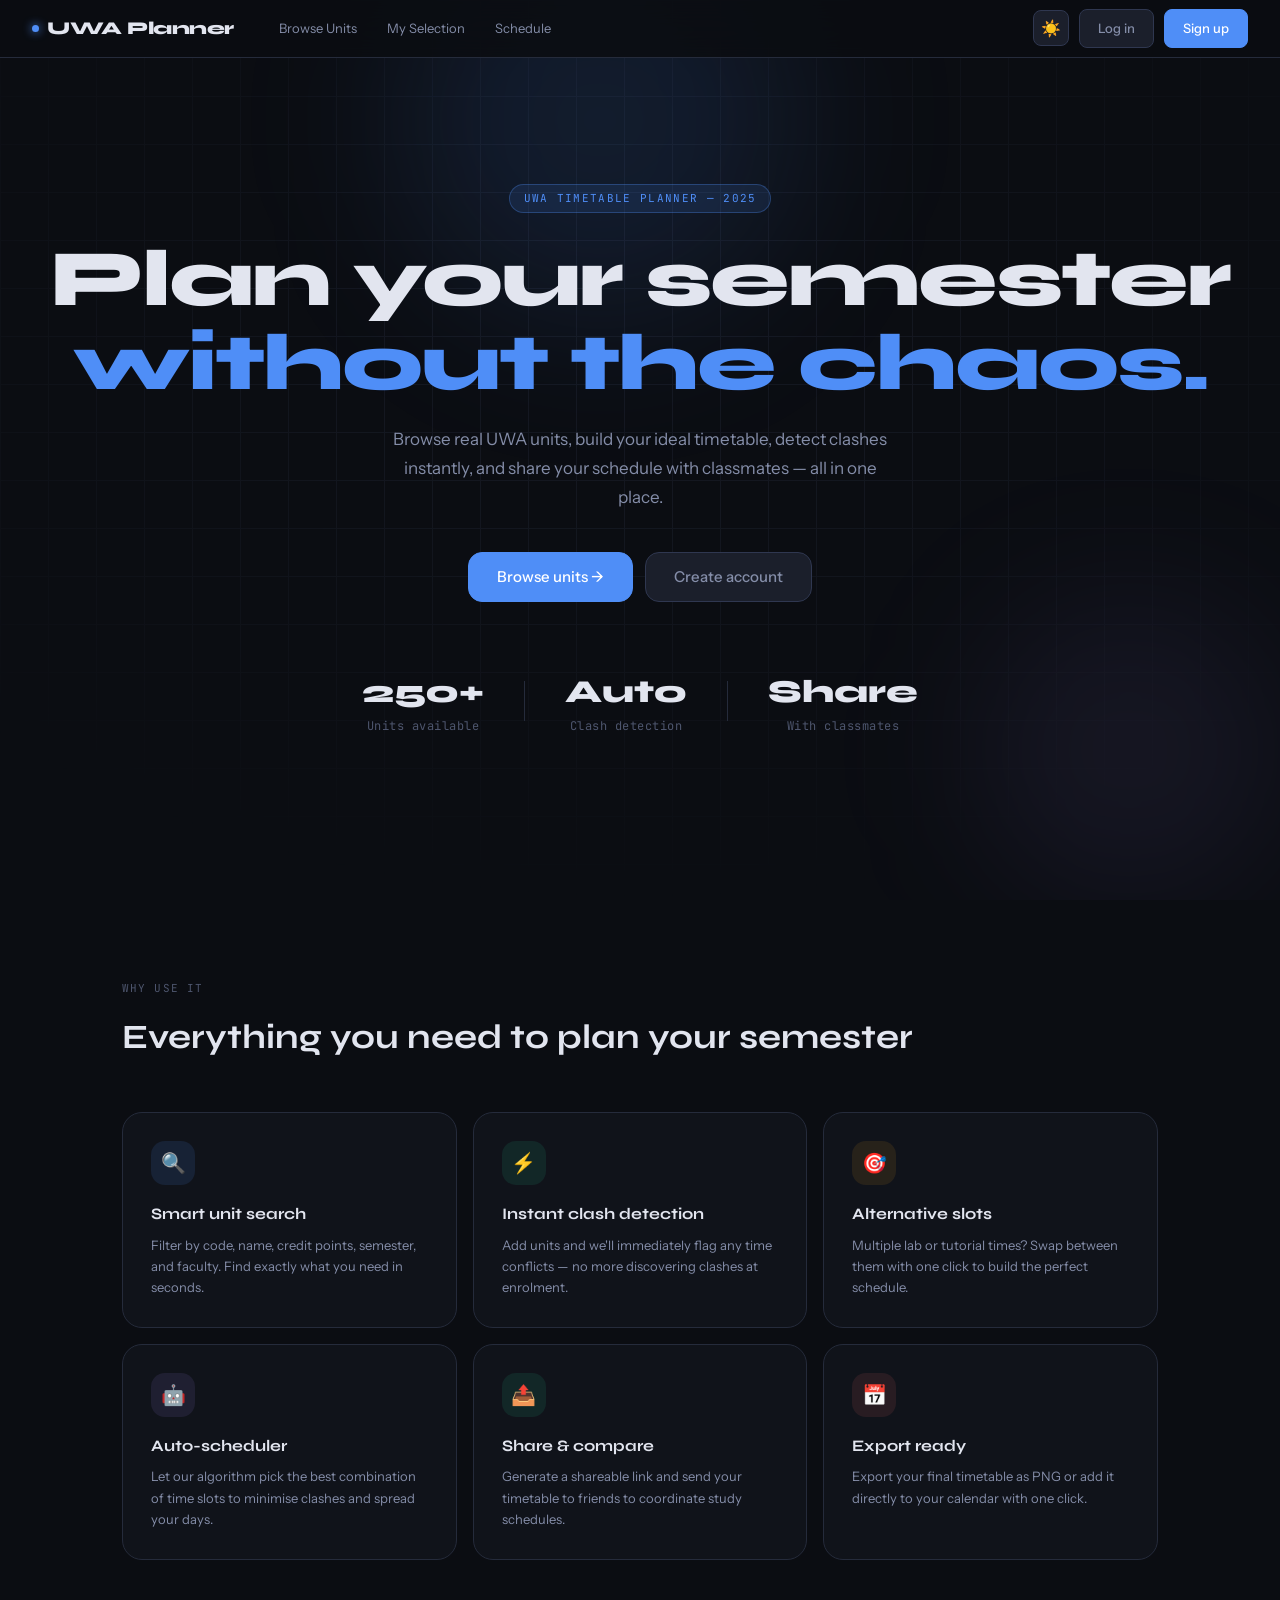
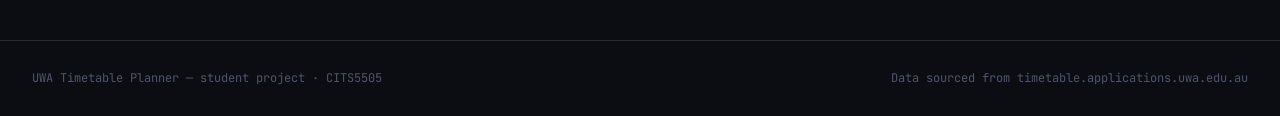
<file: index.html>
<!DOCTYPE html>
<html lang="en">
<head>
  <meta charset="UTF-8">
  <meta name="viewport" content="width=device-width, initial-scale=1.0">
  <title>UWA Timetable Planner</title>
  <link rel="preconnect" href="https://fonts.googleapis.com">
  <link href="https://fonts.googleapis.com/css2?family=Syne:wght@400;600;700;800&family=Instrument+Sans:ital,wght@0,300;0,400;0,500;1,300&family=JetBrains+Mono:wght@400;500&display=swap" rel="stylesheet">
  <link rel="stylesheet" href="css/global.css">
  <link rel="stylesheet" href="css/home.css">
</head>
<body>

  <!-- ── Nav ── -->
  <nav class="nav">
    <a class="nav-logo" href="index.html">
      <div class="nav-logo-dot"></div>
      UWA Planner
    </a>
    <div class="nav-links">
      <a class="nav-link" href="courses.html">Browse Units</a>
      <a class="nav-link" href="selected.html">
        My Selection <span class="nav-badge" id="selBadge" style="display:none">0</span>
      </a>
      <a class="nav-link" href="schedule.html">Schedule</a>
    </div>
    <div class="nav-right" id="navRight">
      <button class="theme-toggle" id="themeToggle" title="Switch theme" aria-label="Switch theme">☀️</button>
      <a class="btn" href="auth.html">Log in</a>
      <a class="btn btn-primary" href="auth.html?tab=signup">Sign up</a>
    </div>
  </nav>

  <!-- ── Hero ── -->
  <section class="hero">
    <div class="hero-grid-bg"></div>
    <div class="hero-orb hero-orb-1"></div>
    <div class="hero-orb hero-orb-2"></div>

    <div class="hero-content page-enter">
      <div class="hero-label">UWA Timetable Planner — 2025</div>
      <h1 class="hero-title">Plan your semester<br><span>without the chaos.</span></h1>
      <p class="hero-sub">Browse real UWA units, build your ideal timetable, detect clashes instantly, and share your schedule with classmates — all in one place.</p>
      <div class="hero-cta">
        <a class="btn btn-primary btn-lg" href="courses.html">Browse units →</a>
        <a class="btn btn-lg" href="auth.html?tab=signup">Create account</a>
      </div>
      <div class="hero-stats">
        <div class="hero-stat">
          <div class="hero-stat-num">250+</div>
          <div class="hero-stat-label">Units available</div>
        </div>
        <div class="hero-stat-divider"></div>
        <div class="hero-stat">
          <div class="hero-stat-num">Auto</div>
          <div class="hero-stat-label">Clash detection</div>
        </div>
        <div class="hero-stat-divider"></div>
        <div class="hero-stat">
          <div class="hero-stat-num">Share</div>
          <div class="hero-stat-label">With classmates</div>
        </div>
      </div>
    </div>
  </section>

  <!-- ── Features ── -->
  <section class="features">
    <div class="section-eyebrow">Why use it</div>
    <h2 class="section-title">Everything you need to plan your semester</h2>
    <div class="features-grid">
      <div class="feature-card">
        <div class="feature-icon" style="background:var(--accent-glow)">🔍</div>
        <div class="feature-title">Smart unit search</div>
        <div class="feature-desc">Filter by code, name, credit points, semester, and faculty. Find exactly what you need in seconds.</div>
      </div>
      <div class="feature-card">
        <div class="feature-icon" style="background:var(--green-bg)">⚡</div>
        <div class="feature-title">Instant clash detection</div>
        <div class="feature-desc">Add units and we'll immediately flag any time conflicts — no more discovering clashes at enrolment.</div>
      </div>
      <div class="feature-card">
        <div class="feature-icon" style="background:var(--amber-bg)">🎯</div>
        <div class="feature-title">Alternative slots</div>
        <div class="feature-desc">Multiple lab or tutorial times? Swap between them with one click to build the perfect schedule.</div>
      </div>
      <div class="feature-card">
        <div class="feature-icon" style="background:var(--purple-bg)">🤖</div>
        <div class="feature-title">Auto-scheduler</div>
        <div class="feature-desc">Let our algorithm pick the best combination of time slots to minimise clashes and spread your days.</div>
      </div>
      <div class="feature-card">
        <div class="feature-icon" style="background:var(--green-bg)">📤</div>
        <div class="feature-title">Share & compare</div>
        <div class="feature-desc">Generate a shareable link and send your timetable to friends to coordinate study schedules.</div>
      </div>
      <div class="feature-card">
        <div class="feature-icon" style="background:var(--red-bg)">📅</div>
        <div class="feature-title">Export ready</div>
        <div class="feature-desc">Export your final timetable as PNG or add it directly to your calendar with one click.</div>
      </div>
    </div>
  </section>

  <!-- ── Footer ── -->
  <footer class="home-footer">
    <span>UWA Timetable Planner — student project · CITS5505</span>
    <span>Data sourced from timetable.applications.uwa.edu.au</span>
  </footer>

  <div id="toast-container"></div>
  <!-- Utility modules (load order matters) -->
  <script src="js/utils/theme.js"></script>
  <script src="js/utils/state.js"></script>
  <script src="js/utils/api.js"></script>
  <script src="js/utils/schedule-utils.js"></script>
  <script src="js/utils/toast.js"></script>
  <script src="js/utils/nav.js"></script>
  <script src="js/home.js"></script>
</body>
</html>
</file>
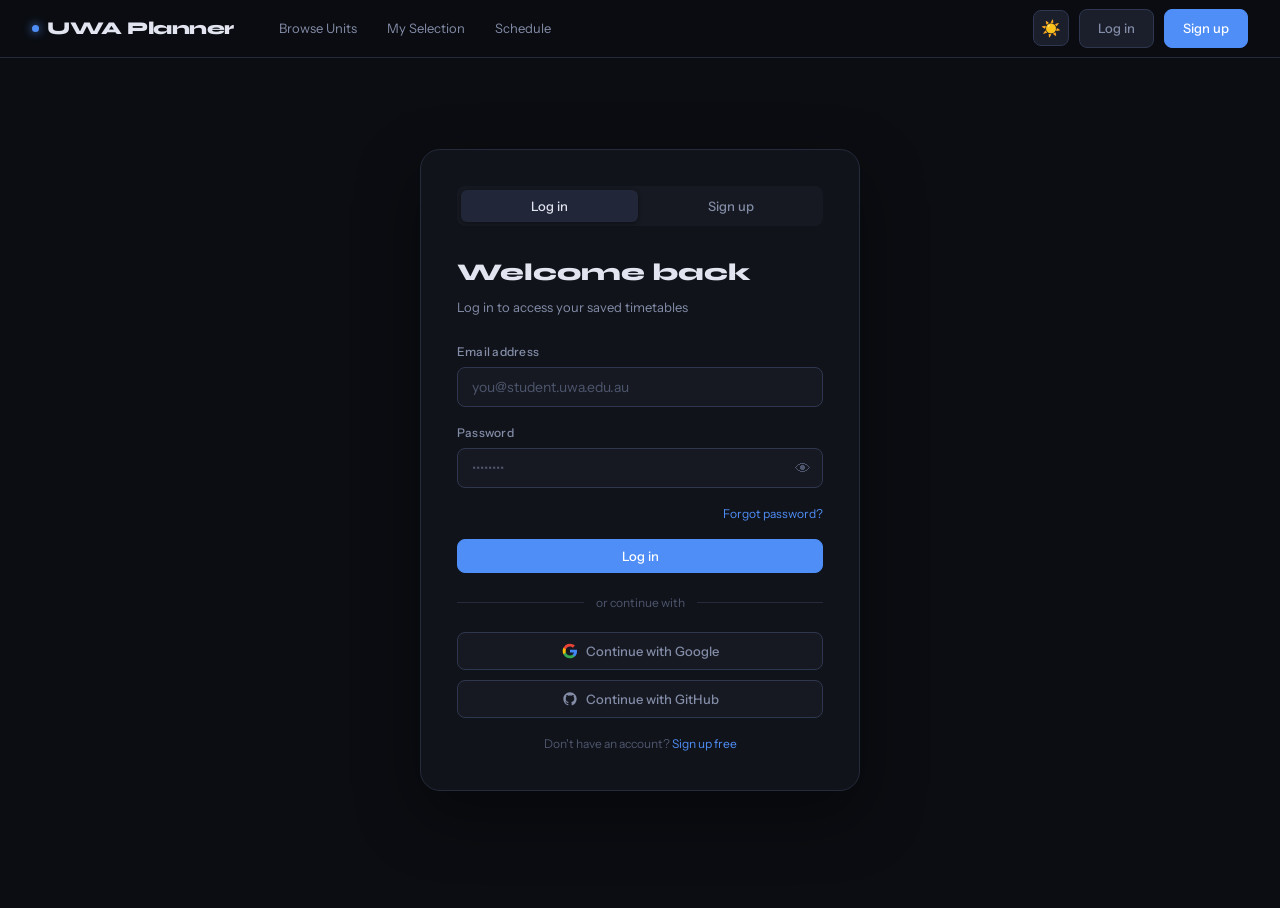
<file: auth.html>
<!DOCTYPE html>
<html lang="en">
<head>
  <meta charset="UTF-8">
  <meta name="viewport" content="width=device-width, initial-scale=1.0">
  <title>Login / Sign up — UWA Planner</title>
  <link rel="preconnect" href="https://fonts.googleapis.com">
  <link href="https://fonts.googleapis.com/css2?family=Syne:wght@400;600;700;800&family=Instrument+Sans:ital,wght@0,300;0,400;0,500;1,300&family=JetBrains+Mono:wght@400;500&display=swap" rel="stylesheet">
  <link rel="stylesheet" href="css/global.css">
  <link rel="stylesheet" href="css/auth.css">
</head>
<body>

  <!-- ── Nav ── -->
  <nav class="nav">
    <a class="nav-logo" href="index.html">
      <div class="nav-logo-dot"></div>
      UWA Planner
    </a>
    <div class="nav-links">
      <a class="nav-link" href="courses.html">Browse Units</a>
      <a class="nav-link" href="selected.html">
        My Selection <span class="nav-badge" id="selBadge" style="display:none">0</span>
      </a>
      <a class="nav-link" href="schedule.html">Schedule</a>
    </div>
    <div class="nav-right" id="navRight">
      <button class="theme-toggle" id="themeToggle" title="Switch theme" aria-label="Switch theme">☀️</button>
      <a class="btn" href="auth.html">Log in</a>
      <a class="btn btn-primary" href="auth.html?tab=signup">Sign up</a>
    </div>
  </nav>

  <!-- ── Auth card ── -->
  <div class="auth-page page-enter">
    <div class="auth-card">

      <!-- Tabs -->
      <div class="auth-tabs">
        <button class="auth-tab active" id="loginTab">Log in</button>
        <button class="auth-tab" id="signupTab">Sign up</button>
      </div>

      <!-- ── LOGIN ── -->
      <div id="loginForm">
        <div class="auth-title">Welcome back</div>
        <div class="auth-sub">Log in to access your saved timetables</div>

        <div class="form-group">
          <label class="form-label" for="loginEmail">Email address</label>
          <input class="form-input" type="email" id="loginEmail" placeholder="you@student.uwa.edu.au" autocomplete="email">
          <div class="form-error" id="loginEmailErr">Please enter a valid email address</div>
        </div>

        <div class="form-group">
          <label class="form-label" for="loginPass">Password</label>
          <div class="input-wrap">
            <input class="form-input" type="password" id="loginPass" placeholder="••••••••" autocomplete="current-password">
            <button class="input-eye" type="button" aria-label="Toggle password visibility">👁</button>
          </div>
        </div>

        <a class="forgot-link">Forgot password?</a>
        <button class="btn btn-primary btn-full" id="loginBtn">Log in</button>

        <div class="form-divider">or continue with</div>
        <button class="oauth-btn" type="button">
          <svg width="16" height="16" viewBox="0 0 24 24"><path d="M22.56 12.25c0-.78-.07-1.53-.2-2.25H12v4.26h5.92c-.26 1.37-1.04 2.53-2.21 3.31v2.77h3.57c2.08-1.92 3.28-4.74 3.28-8.09z" fill="#4285F4"/><path d="M12 23c2.97 0 5.46-.98 7.28-2.66l-3.57-2.77c-.98.66-2.23 1.06-3.71 1.06-2.86 0-5.29-1.93-6.16-4.53H2.18v2.84C3.99 20.53 7.7 23 12 23z" fill="#34A853"/><path d="M5.84 14.09c-.22-.66-.35-1.36-.35-2.09s.13-1.43.35-2.09V7.07H2.18C1.43 8.55 1 10.22 1 12s.43 3.45 1.18 4.93l2.85-2.22.81-.62z" fill="#FBBC05"/><path d="M12 5.38c1.62 0 3.06.56 4.21 1.64l3.15-3.15C17.45 2.09 14.97 1 12 1 7.7 1 3.99 3.47 2.18 7.07l3.66 2.84c.87-2.6 3.3-4.53 6.16-4.53z" fill="#EA4335"/></svg>
          Continue with Google
        </button>
        <button class="oauth-btn" type="button">
          <svg width="16" height="16" viewBox="0 0 24 24" fill="var(--text2)"><path d="M12 2C6.477 2 2 6.477 2 12c0 4.42 2.865 8.166 6.839 9.49.5.092.682-.217.682-.482 0-.237-.008-.866-.013-1.7-2.782.604-3.369-1.34-3.369-1.34-.454-1.156-1.11-1.463-1.11-1.463-.908-.62.069-.608.069-.608 1.003.07 1.531 1.03 1.531 1.03.892 1.529 2.341 1.087 2.91.832.092-.647.35-1.088.636-1.338-2.22-.253-4.555-1.11-4.555-4.943 0-1.091.39-1.984 1.029-2.683-.103-.253-.446-1.27.098-2.647 0 0 .84-.269 2.75 1.025A9.578 9.578 0 0112 6.836c.85.004 1.705.114 2.504.336 1.909-1.294 2.747-1.025 2.747-1.025.546 1.377.203 2.394.1 2.647.64.699 1.028 1.592 1.028 2.683 0 3.842-2.339 4.687-4.566 4.935.359.309.678.919.678 1.852 0 1.336-.012 2.415-.012 2.743 0 .267.18.578.688.48C19.138 20.163 22 16.418 22 12c0-5.523-4.477-10-10-10z"/></svg>
          Continue with GitHub
        </button>
      </div>

      <!-- ── SIGNUP ── -->
      <div id="signupForm" style="display:none">
        <div class="auth-title">Create account</div>
        <div class="auth-sub">Start planning your perfect semester</div>

        <div class="form-row">
          <div class="form-group">
            <label class="form-label" for="signFirst">First name</label>
            <input class="form-input" type="text" id="signFirst" placeholder="Alex" autocomplete="given-name">
          </div>
          <div class="form-group">
            <label class="form-label" for="signLast">Last name</label>
            <input class="form-input" type="text" id="signLast" placeholder="Smith" autocomplete="family-name">
          </div>
        </div>

        <div class="form-group">
          <label class="form-label" for="signStu">Student number</label>
          <input class="form-input" type="text" id="signStu" placeholder="21234567" maxlength="8">
          <div class="form-error" id="stuErr">Must be 8 digits starting with 2</div>
        </div>

        <div class="form-group">
          <label class="form-label" for="signEmail">UWA email</label>
          <input class="form-input" type="email" id="signEmail" placeholder="21234567@student.uwa.edu.au" autocomplete="email">
          <div class="form-error" id="emailErr">Please use your @student.uwa.edu.au address</div>
        </div>

        <div class="form-group">
          <label class="form-label" for="signPass">Password</label>
          <div class="input-wrap">
            <input class="form-input" type="password" id="signPass" placeholder="Min. 8 characters" autocomplete="new-password">
            <button class="input-eye" type="button" aria-label="Toggle password visibility">👁</button>
          </div>
          <div class="strength-bar"><div class="strength-fill" id="strengthFill"></div></div>
          <div class="strength-label" id="strengthLabel"></div>
        </div>

        <div class="form-check">
          <input type="checkbox" id="agreeCheck">
          <label for="agreeCheck">I agree to the <a href="#">terms of service</a> and <a href="#">privacy policy</a></label>
        </div>

        <button class="btn btn-primary btn-full" id="signupBtn">Create account</button>

        <div class="form-divider">or continue with</div>
        <button class="oauth-btn" type="button">
          <svg width="16" height="16" viewBox="0 0 24 24"><path d="M22.56 12.25c0-.78-.07-1.53-.2-2.25H12v4.26h5.92c-.26 1.37-1.04 2.53-2.21 3.31v2.77h3.57c2.08-1.92 3.28-4.74 3.28-8.09z" fill="#4285F4"/><path d="M12 23c2.97 0 5.46-.98 7.28-2.66l-3.57-2.77c-.98.66-2.23 1.06-3.71 1.06-2.86 0-5.29-1.93-6.16-4.53H2.18v2.84C3.99 20.53 7.7 23 12 23z" fill="#34A853"/><path d="M5.84 14.09c-.22-.66-.35-1.36-.35-2.09s.13-1.43.35-2.09V7.07H2.18C1.43 8.55 1 10.22 1 12s.43 3.45 1.18 4.93l2.85-2.22.81-.62z" fill="#FBBC05"/><path d="M12 5.38c1.62 0 3.06.56 4.21 1.64l3.15-3.15C17.45 2.09 14.97 1 12 1 7.7 1 3.99 3.47 2.18 7.07l3.66 2.84c.87-2.6 3.3-4.53 6.16-4.53z" fill="#EA4335"/></svg>
          Continue with Google
        </button>
      </div>

      <div class="auth-footer" id="authFooter">
        Don't have an account? <a id="switchToSignupLink">Sign up free</a>
      </div>
    </div>
  </div>

  <div id="toast-container"></div>
  <!-- Utility modules (load order matters) -->
  <script src="js/utils/theme.js"></script>
  <script src="js/utils/state.js"></script>
  <script src="js/utils/api.js"></script>
  <script src="js/utils/schedule-utils.js"></script>
  <script src="js/utils/toast.js"></script>
  <script src="js/utils/nav.js"></script>
  <script src="js/auth.js"></script>
</body>
</html>
</file>
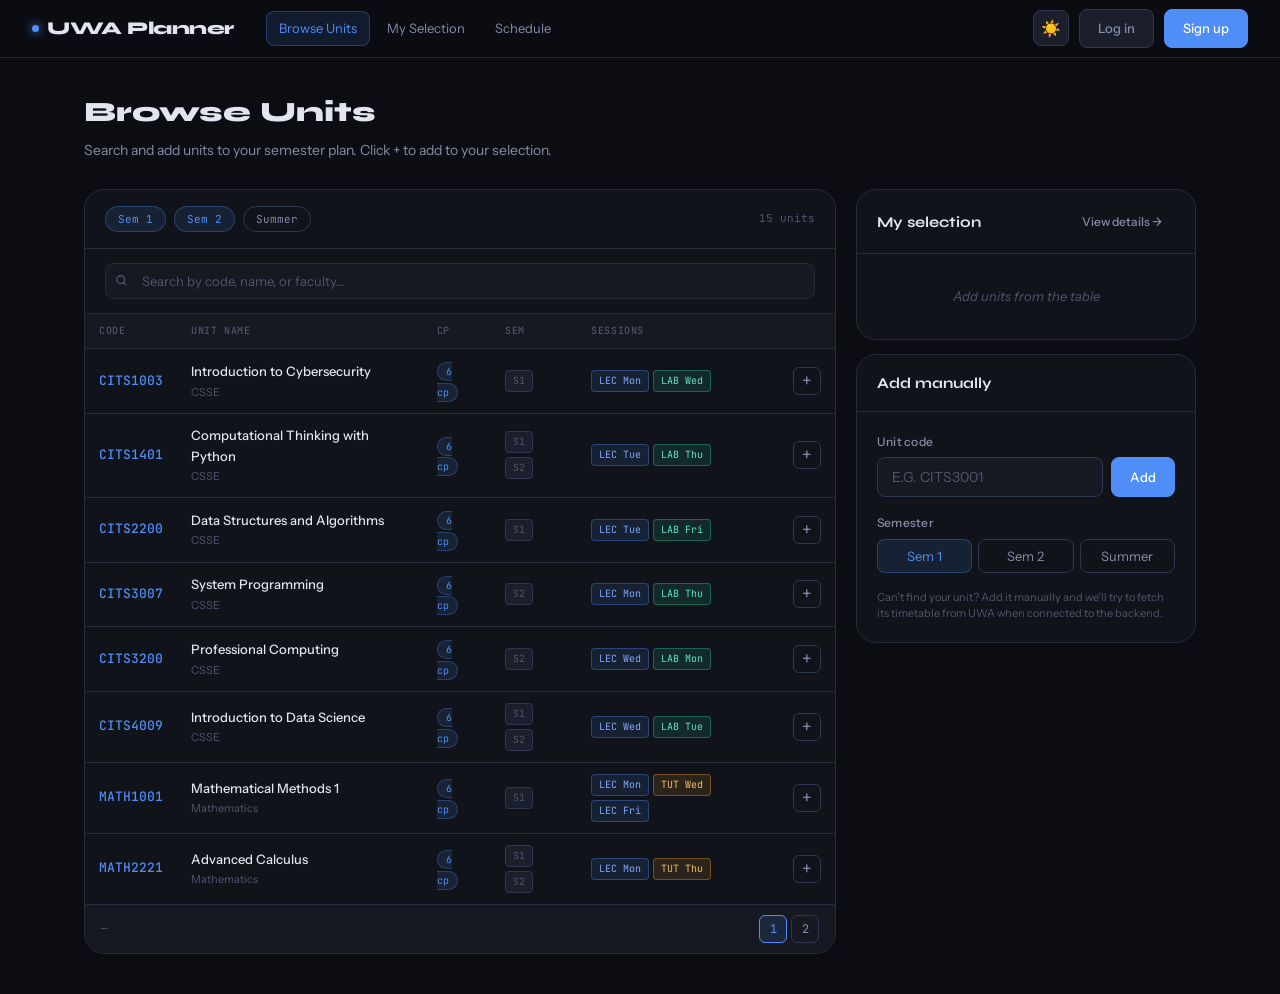
<file: courses.html>
<!DOCTYPE html>
<html lang="en">
<head>
  <meta charset="UTF-8">
  <meta name="viewport" content="width=device-width, initial-scale=1.0">
  <title>Browse Units — UWA Planner</title>
  <link rel="preconnect" href="https://fonts.googleapis.com">
  <link href="https://fonts.googleapis.com/css2?family=Syne:wght@400;600;700;800&family=Instrument+Sans:ital,wght@0,300;0,400;0,500;1,300&family=JetBrains+Mono:wght@400;500&display=swap" rel="stylesheet">
  <link rel="stylesheet" href="css/global.css">
  <link rel="stylesheet" href="css/courses.css">
</head>
<body>

  <!-- ── Nav ── -->
  <nav class="nav">
    <a class="nav-logo" href="index.html">
      <div class="nav-logo-dot"></div>
      UWA Planner
    </a>
    <div class="nav-links">
      <a class="nav-link" href="courses.html">Browse Units</a>
      <a class="nav-link" href="selected.html">
        My Selection <span class="nav-badge" id="selBadge" style="display:none">0</span>
      </a>
      <a class="nav-link" href="schedule.html">Schedule</a>
    </div>
    <div class="nav-right" id="navRight">
      <button class="theme-toggle" id="themeToggle" title="Switch theme" aria-label="Switch theme">☀️</button>
      <a class="btn" href="auth.html">Log in</a>
      <a class="btn btn-primary" href="auth.html?tab=signup">Sign up</a>
    </div>
  </nav>

  <div class="page-shell page-enter">
    <div class="page-header">
      <h1 class="page-title">Browse Units</h1>
      <p class="page-sub">Search and add units to your semester plan. Click + to add to your selection.</p>
    </div>

    <div class="courses-grid">

      <!-- ── Left: filter + table ── -->
      <div>
        <div class="panel">
          <!-- Filters -->
          <div class="filter-bar">
            <button class="filter-chip on" data-sem="S1">Sem 1</button>
            <button class="filter-chip on" data-sem="S2">Sem 2</button>
            <button class="filter-chip" data-sem="SUM">Summer</button>
            <span style="flex:1"></span>
            <span style="font-family:var(--mono);font-size:11px;color:var(--text3)" id="tableCount">— units</span>
          </div>

          <!-- Search -->
          <div class="search-row">
            <div class="search-wrap">
              <svg class="search-icon" width="14" height="14" viewBox="0 0 16 16" fill="none" stroke="currentColor" stroke-width="1.5">
                <circle cx="6.5" cy="6.5" r="4.5"/><path d="m9.5 9.5 3.5 3.5"/>
              </svg>
              <input type="text" id="unitSearch" placeholder="Search by code, name, or faculty…">
            </div>
          </div>

          <!-- Table -->
          <table class="course-table">
            <thead>
              <tr>
                <th>Code</th>
                <th>Unit name</th>
                <th>CP</th>
                <th>Sem</th>
                <th>Sessions</th>
                <th></th>
              </tr>
            </thead>
            <tbody id="courseTableBody">
              <tr><td colspan="6" style="text-align:center;padding:32px;color:var(--text3)">Loading units…</td></tr>
            </tbody>
          </table>

          <!-- Pagination -->
          <div class="table-foot">
            <span class="table-count" id="tableCount">—</span>
            <div class="pagination" id="pagination"></div>
          </div>
        </div>
      </div>

      <!-- ── Right: basket + manual ── -->
      <div>
        <!-- Basket -->
        <div class="panel" style="margin-bottom:14px">
          <div class="panel-header">
            <div class="panel-title">My selection</div>
            <a class="btn btn-sm btn-ghost" href="selected.html">View details →</a>
          </div>
          <div id="basketBody">
            <div class="basket-empty">Add units from the table</div>
          </div>
          <div class="basket-footer" id="basketFooter" style="display:none">
            <div class="cp-bar-top">
              <span id="cpLabel">0 / 24 cp</span>
              <span id="cpPercent">0%</span>
            </div>
            <div class="cp-bar"><div class="cp-fill" id="cpFill"></div></div>
            <a class="btn btn-primary btn-full" href="schedule.html">Generate schedule →</a>
          </div>
        </div>

        <!-- Manual add -->
        <div class="panel">
          <div class="panel-header">
            <div class="panel-title">Add manually</div>
          </div>
          <div class="panel-body">
            <div class="form-group">
              <label class="form-label">Unit code</label>
              <div class="manual-row">
                <input class="form-input" type="text" id="manualCode" placeholder="e.g. CITS3001" style="text-transform:uppercase">
                <button class="btn btn-primary" id="addManualBtn">Add</button>
              </div>
            </div>
            <div class="form-group">
              <label class="form-label">Semester</label>
              <div class="sem-selector">
                <button class="sem-btn on" data-sem="S1">Sem 1</button>
                <button class="sem-btn" data-sem="S2">Sem 2</button>
                <button class="sem-btn" data-sem="SUM">Summer</button>
              </div>
            </div>
            <p class="hint-text">Can't find your unit? Add it manually and we'll try to fetch its timetable from UWA when connected to the backend.</p>
          </div>
        </div>
      </div>

    </div>
  </div>

  <div id="toast-container"></div>
  <!-- Utility modules (load order matters) -->
  <script src="js/utils/theme.js"></script>
  <script src="js/utils/state.js"></script>
  <script src="js/utils/api.js"></script>
  <script src="js/utils/schedule-utils.js"></script>
  <script src="js/utils/toast.js"></script>
  <script src="js/utils/nav.js"></script>
  <script src="js/courses.js"></script>
</body>
</html>
</file>
<file: css/global.css>
/* ═══════════════════════════════════════════
   global.css — Base stylesheet manifest
   Imports all shared partials in order.
   Every page links only this one file.
═══════════════════════════════════════════ */

@import url('base/tokens.css');
@import url('base/reset.css');
@import url('base/theme.css');
@import url('base/animations.css');
@import url('base/nav.css');
@import url('base/buttons.css');
@import url('base/forms.css');
@import url('base/components.css');
</file>
<file: css/home.css>
/* ═══════════════════════════════════════════
   home.css — Home / Landing page styles
═══════════════════════════════════════════ */

/* ── Hero ───────────────────────────────── */
.hero {
  min-height: 100vh;
  display: flex; flex-direction: column;
  align-items: center; justify-content: center;
  text-align: center;
  padding: 80px 24px 60px;
  position: relative; overflow: hidden;
}
.hero-grid-bg {
  position: absolute; inset: 0; pointer-events: none;
  background-image:
    linear-gradient(var(--border) 1px, transparent 1px),
    linear-gradient(90deg, var(--border) 1px, transparent 1px);
  background-size: 48px 48px;
  mask-image: radial-gradient(ellipse 70% 60% at 50% 40%, black 30%, transparent 100%);
  opacity: .35;
}
.hero-orb {
  position: absolute; border-radius: 50%;
  filter: blur(80px); pointer-events: none;
}
.hero-orb-1 { width:400px; height:400px; background:rgba(79,142,247,.12); top:-80px; left:50%; transform:translateX(-60%); }
.hero-orb-2 { width:300px; height:300px; background:rgba(167,139,250,.08); bottom:0; right:0; }

.hero-content { position: relative; z-index: 1; width: 100%; }

.hero-label {
  font-family: var(--mono); font-size: 11px; letter-spacing: .12em;
  color: var(--accent); text-transform: uppercase;
  border: 1px solid var(--accent-line); border-radius: 20px;
  padding: 5px 14px; margin-bottom: 24px;
  background: var(--accent-glow);
  display: inline-block;
}
.hero-title {
  font-family: var(--display);
  font-size: clamp(40px, 7vw, 80px);
  font-weight: 800; line-height: 1.05; letter-spacing: -2px;
  color: var(--text); margin-bottom: 20px;
}
.hero-title span { color: var(--accent); }
.hero-sub {
  font-size: 17px; font-weight: 300; color: var(--text2);
  max-width: 520px; margin: 0 auto 40px; line-height: 1.7;
}
.hero-cta { display: flex; gap: 12px; justify-content: center; flex-wrap: wrap; margin-bottom: 64px; }

/* ── Stats row ──────────────────────────── */
.hero-stats { display: flex; gap: 40px; justify-content: center; flex-wrap: wrap; }
.hero-stat { text-align: center; }
.hero-stat-num { font-family: var(--display); font-size: 32px; font-weight: 800; color: var(--text); }
.hero-stat-label { font-size: 12px; color: var(--text3); font-family: var(--mono); letter-spacing: .04em; }
.hero-stat-divider { width: 1px; background: var(--border); height: 40px; align-self: center; }

/* ── Features section ───────────────────── */
.features {
  padding: 80px 32px;
  max-width: 1100px; margin: 0 auto;
}
.section-eyebrow {
  font-family: var(--mono); font-size: 11px; letter-spacing: .1em;
  color: var(--text3); text-transform: uppercase; margin-bottom: 12px;
}
.section-title { font-family: var(--display); font-size: 34px; font-weight: 700; margin-bottom: 48px; }

.features-grid { display: grid; grid-template-columns: repeat(auto-fit, minmax(260px,1fr)); gap: 16px; }
.feature-card {
  background: var(--bg2); border: 1px solid var(--border);
  border-radius: var(--r-xl); padding: 28px;
  transition: border-color .2s, transform .2s;
}
.feature-card:hover { border-color: var(--border2); transform: translateY(-2px); }
.feature-icon {
  width: 44px; height: 44px; border-radius: var(--r-lg);
  display: flex; align-items: center; justify-content: center;
  font-size: 20px; margin-bottom: 16px;
}
.feature-title { font-family: var(--display); font-size: 16px; font-weight: 700; margin-bottom: 8px; }
.feature-desc { font-size: 13px; color: var(--text2); line-height: 1.65; }

/* ── Footer ─────────────────────────────── */
.home-footer {
  border-top: 1px solid var(--border);
  padding: 28px 32px;
  display: flex; align-items: center; justify-content: space-between; flex-wrap: wrap; gap: 8px;
  color: var(--text3); font-size: 12px; font-family: var(--mono);
}
</file>
<file: css/auth.css>
/* ═══════════════════════════════════════════
   auth.css — Login / Signup page styles
═══════════════════════════════════════════ */

.auth-page {
  min-height: 100vh;
  display: flex; align-items: center; justify-content: center;
  padding: 80px 24px 40px;
}
.auth-card {
  width: 100%; max-width: 440px;
  background: var(--bg2); border: 1px solid var(--border);
  border-radius: var(--r-xl); padding: 36px;
  box-shadow: 0 24px 64px var(--shadow);
}

/* ── Tabs ───────────────────────────────── */
.auth-tabs {
  display: flex; gap: 4px;
  background: var(--bg3); border-radius: var(--r); padding: 4px;
  margin-bottom: 28px;
}
.auth-tab {
  flex: 1; padding: 8px; border-radius: 6px; border: none;
  background: none; color: var(--text2); font-size: 13px; font-weight: 500;
  transition: all .15s;
}
.auth-tab.active {
  background: var(--surface2); color: var(--text);
  box-shadow: 0 1px 4px var(--shadow);
}

/* ── Headings ───────────────────────────── */
.auth-title { font-family: var(--display); font-size: 24px; font-weight: 800; margin-bottom: 4px; }
.auth-sub { font-size: 13px; color: var(--text2); margin-bottom: 24px; }

/* ── Password field ─────────────────────── */
.input-wrap { position: relative; }
.input-eye {
  position: absolute; right: 12px; top: 50%; transform: translateY(-50%);
  color: var(--text3); cursor: pointer; font-size: 16px; line-height: 1;
  background: none; border: none; padding: 0;
}

/* ── Password strength ──────────────────── */
.strength-bar { height: 3px; border-radius: 2px; background: var(--border); margin-top: 6px; overflow: hidden; }
.strength-fill { height: 100%; border-radius: 2px; transition: width .3s, background .3s; width: 0; }
.strength-label { font-family: var(--mono); font-size: 10px; color: var(--text3); margin-top: 4px; }

/* ── Two-col row ────────────────────────── */
.form-row { display: grid; grid-template-columns: 1fr 1fr; gap: 12px; }

/* ── Divider ────────────────────────────── */
.form-divider {
  display: flex; align-items: center; gap: 12px;
  margin: 20px 0; color: var(--text3); font-size: 12px;
}
.form-divider::before,
.form-divider::after { content: ''; flex: 1; height: 1px; background: var(--border); }

/* ── OAuth buttons ──────────────────────── */
.oauth-btn {
  width: 100%; padding: 10px; border-radius: var(--r);
  background: var(--bg3); border: 1px solid var(--border2);
  color: var(--text2); font-size: 13px; font-weight: 500;
  display: flex; align-items: center; justify-content: center; gap: 8px;
  transition: all .15s; margin-bottom: 10px;
}
.oauth-btn:hover { border-color: var(--border3); color: var(--text); background: var(--surface); }

/* ── Checkbox ───────────────────────────── */
.form-check { display: flex; align-items: flex-start; gap: 8px; font-size: 12px; color: var(--text2); margin-bottom: 20px; }
.form-check input[type=checkbox] { accent-color: var(--accent); width: 14px; height: 14px; margin-top: 2px; flex-shrink: 0; }
.form-check a { color: var(--accent); }

/* ── Footer note ────────────────────────── */
.auth-footer { text-align: center; font-size: 12px; color: var(--text3); margin-top: 16px; }
.auth-footer a { color: var(--accent); cursor: pointer; }

/* ── Forgot link ────────────────────────── */
.forgot-link {
  text-align: right; font-size: 12px; color: var(--accent);
  cursor: pointer; margin-bottom: 16px; display: block;
}
.forgot-link:hover { text-decoration: underline; }
</file>
<file: css/courses.css>
/* ═══════════════════════════════════════════
   courses.css — Course Input page styles
═══════════════════════════════════════════ */

/* ── Layout ─────────────────────────────── */
.courses-grid {
  display: grid;
  grid-template-columns: 1fr 340px;
  gap: 20px;
  align-items: start;
}

/* ── Filter row ─────────────────────────── */
.filter-bar { display: flex; gap: 8px; flex-wrap: wrap; align-items: center; padding: 16px 20px; border-bottom: 1px solid var(--border); }
.filter-chip {
  font-family: var(--mono); font-size: 11px;
  padding: 5px 12px; border-radius: 20px;
  border: 1px solid var(--border2); background: none; color: var(--text2);
  transition: all .15s;
}
.filter-chip:hover { border-color: var(--border3); color: var(--text); }
.filter-chip.on { background: var(--accent-glow); border-color: var(--accent-line); color: var(--accent); }
.filter-sep { margin-left: auto; }

/* ── Search ─────────────────────────────── */
.search-row { padding: 14px 20px; border-bottom: 1px solid var(--border); }
.search-wrap { position: relative; }
.search-wrap input {
  width: 100%; padding: 9px 12px 9px 36px;
  background: var(--bg3); border: 1px solid var(--border);
  border-radius: var(--r); color: var(--text); font-size: 13px; outline: none;
  transition: border-color .15s;
}
.search-wrap input::placeholder { color: var(--text3); }
.search-wrap input:focus { border-color: var(--accent); }
.search-icon { position: absolute; left: 10px; top: 50%; transform: translateY(-50%); color: var(--text3); pointer-events: none; }

/* ── Table ──────────────────────────────── */
.course-table { width: 100%; border-collapse: collapse; }
.course-table th {
  padding: 9px 14px; text-align: left;
  font-family: var(--mono); font-size: 10px; font-weight: 500;
  letter-spacing: .06em; text-transform: uppercase; color: var(--text3);
  border-bottom: 1px solid var(--border); background: var(--bg3);
}
.course-table td { padding: 11px 14px; font-size: 13px; border-bottom: 1px solid var(--border); vertical-align: middle; }
.course-table tr:last-child td { border-bottom: none; }
.course-table tbody tr { transition: background .1s; }
.course-table tbody tr:hover td { background: var(--surface); }
.course-table tbody tr.row-selected td { background: var(--accent-glow); }
.col-code { font-family: var(--mono); font-size: 12px; color: var(--accent); font-weight: 500; }
.col-name { font-weight: 500; color: var(--text); }
.col-faculty { font-size: 11px; color: var(--text3); margin-top: 2px; }
.tag-row { display: flex; gap: 4px; flex-wrap: wrap; }

/* ── Add button (in table) ──────────────── */
.add-row-btn {
  width: 28px; height: 28px; border-radius: 6px;
  border: 1px solid var(--border2); background: none;
  color: var(--text2); font-size: 18px; line-height: 1;
  display: flex; align-items: center; justify-content: center;
  transition: all .15s;
}
.add-row-btn:hover { border-color: var(--accent); color: var(--accent); background: var(--accent-glow); }
.add-row-btn.added { border-color: var(--green); color: var(--green); background: var(--green-bg); }

/* ── Table footer / pagination ──────────── */
.table-foot {
  padding: 10px 16px; border-top: 1px solid var(--border); background: var(--bg3);
  display: flex; align-items: center; justify-content: space-between;
}
.table-count { font-family: var(--mono); font-size: 11px; color: var(--text3); }
.pagination { display: flex; gap: 4px; }
.page-btn {
  width: 28px; height: 28px; border-radius: 6px;
  border: 1px solid var(--border2); background: none;
  color: var(--text2); font-size: 12px; font-family: var(--mono);
  display: flex; align-items: center; justify-content: center; transition: all .15s;
}
.page-btn:hover { border-color: var(--accent); color: var(--accent); }
.page-btn.current { background: var(--accent-glow); border-color: var(--accent); color: var(--accent); }

/* ── Basket (right sidebar) ─────────────── */
.basket-empty { text-align: center; padding: 32px 16px; color: var(--text3); font-size: 13px; font-style: italic; }
.basket-list { display: flex; flex-direction: column; gap: 6px; padding: 14px; max-height: 360px; overflow-y: auto; }
.basket-item {
  display: flex; align-items: center; gap: 10px;
  padding: 8px 12px; background: var(--bg3);
  border: 1px solid var(--border); border-radius: var(--r); transition: border-color .15s;
}
.basket-item:hover { border-color: var(--border2); }
.basket-dot { width: 8px; height: 8px; border-radius: 50%; flex-shrink: 0; }
.basket-info { flex: 1; min-width: 0; }
.basket-code { font-family: var(--mono); font-size: 11px; color: var(--accent); }
.basket-name { font-size: 12px; color: var(--text2); white-space: nowrap; overflow: hidden; text-overflow: ellipsis; }
.basket-cp { font-family: var(--mono); font-size: 10px; color: var(--text3); flex-shrink: 0; }
.rm-btn { background: none; border: none; color: var(--text3); font-size: 16px; line-height: 1; transition: color .15s; flex-shrink: 0; }
.rm-btn:hover { color: var(--red); }

/* ── CP progress bar ────────────────────── */
.basket-footer { padding: 14px 16px; border-top: 1px solid var(--border); background: var(--bg3); }
.cp-bar-top { display: flex; justify-content: space-between; font-family: var(--mono); font-size: 11px; color: var(--text3); margin-bottom: 5px; }
.cp-bar { height: 4px; border-radius: 2px; background: var(--border2); overflow: hidden; margin-bottom: 12px; }
.cp-fill { height: 100%; border-radius: 2px; background: var(--accent); transition: width .4s, background .4s; }

/* ── Manual add ─────────────────────────── */
.manual-row { display: flex; gap: 8px; }
.manual-row input { flex: 1; }
.sem-selector { display: flex; gap: 6px; margin-bottom: 12px; }
.sem-btn {
  flex: 1; padding: 8px; border-radius: var(--r);
  border: 1px solid var(--border2); background: none; color: var(--text2); font-size: 13px; transition: all .15s;
}
.sem-btn:hover { border-color: var(--border3); color: var(--text); }
.sem-btn.on { background: var(--accent-glow); border-color: var(--accent-line); color: var(--accent); }
.hint-text { font-size: 11px; color: var(--text3); line-height: 1.5; }
</file>
